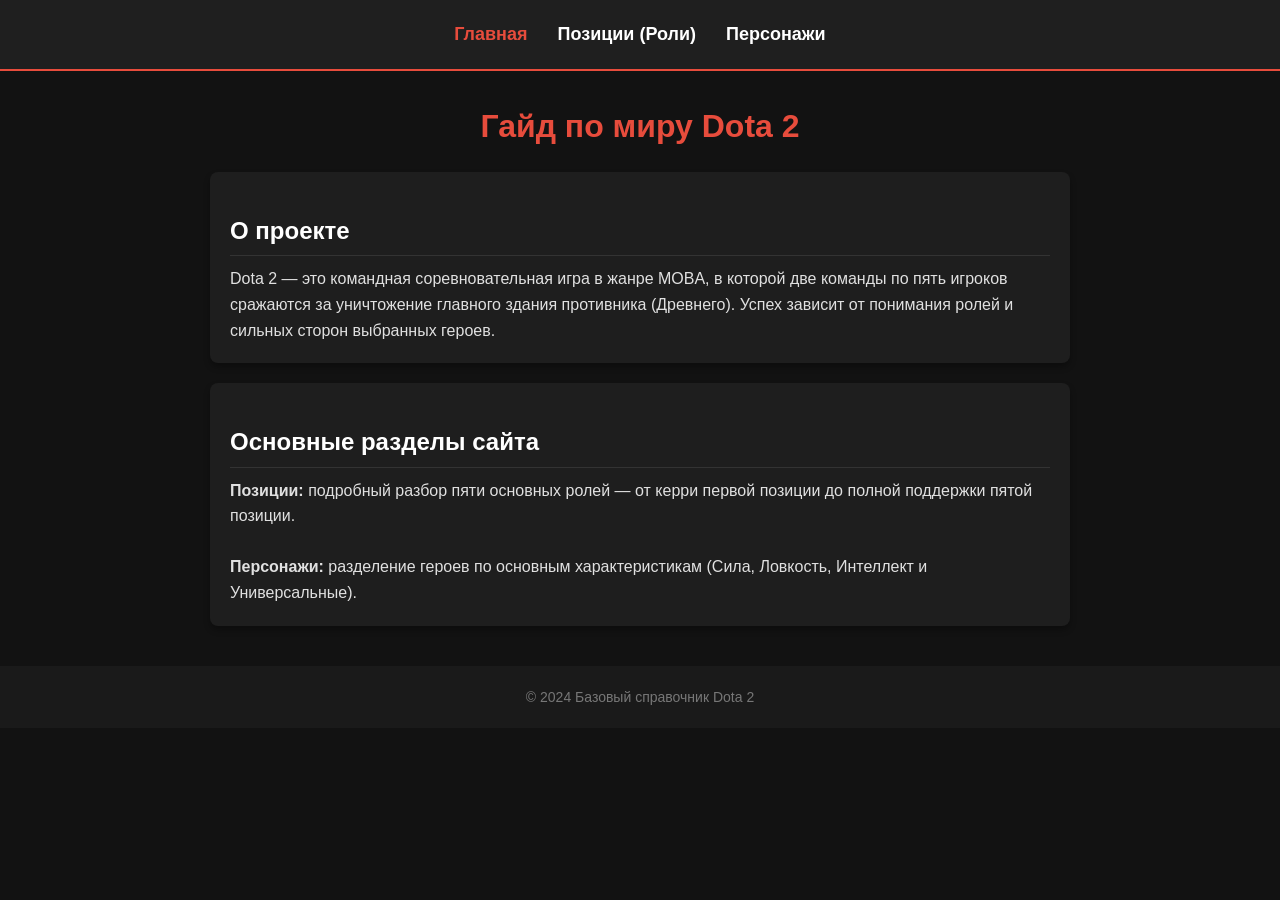
<file: index.html>
<!DOCTYPE html>
<html lang="ru">
<head>
    <meta charset="UTF-8">
    <meta name="viewport" content="width=device-width, initial-scale=1.0">
    <title>Dota 2 — Главная</title>
    <link rel="stylesheet" href="style.css">
</head>
<body>

    <header>
        <nav>
            <a href="index.html" class="active">Главная</a>
            <a href="roles.html">Позиции (Роли)</a>
            <a href="heroes.html">Персонажи</a>
        </nav>
    </header>

    <div class="container">
        <h1>Гайд по миру Dota 2</h1>
        
        <div class="card">
            <h2>О проекте</h2>
            <p>Dota 2 — это командная соревновательная игра в жанре MOBA, в которой две команды по пять игроков сражаются за уничтожение главного здания противника (Древнего). Успех зависит от понимания ролей и сильных сторон выбранных героев.</p>
        </div>

        <div class="card">
            <h2>Основные разделы сайта</h2>
            <p><strong>Позиции:</strong> подробный разбор пяти основных ролей — от керри первой позиции до полной поддержки пятой позиции.</p>
            <br>
            <p><strong>Персонажи:</strong> разделение героев по основным характеристикам (Сила, Ловкость, Интеллект и Универсальные).</p>
        </div>
    </div>

    <footer>
        <p>&copy; 2024 Базовый справочник Dota 2</p>
    </footer>

</body>
</html>
</file>
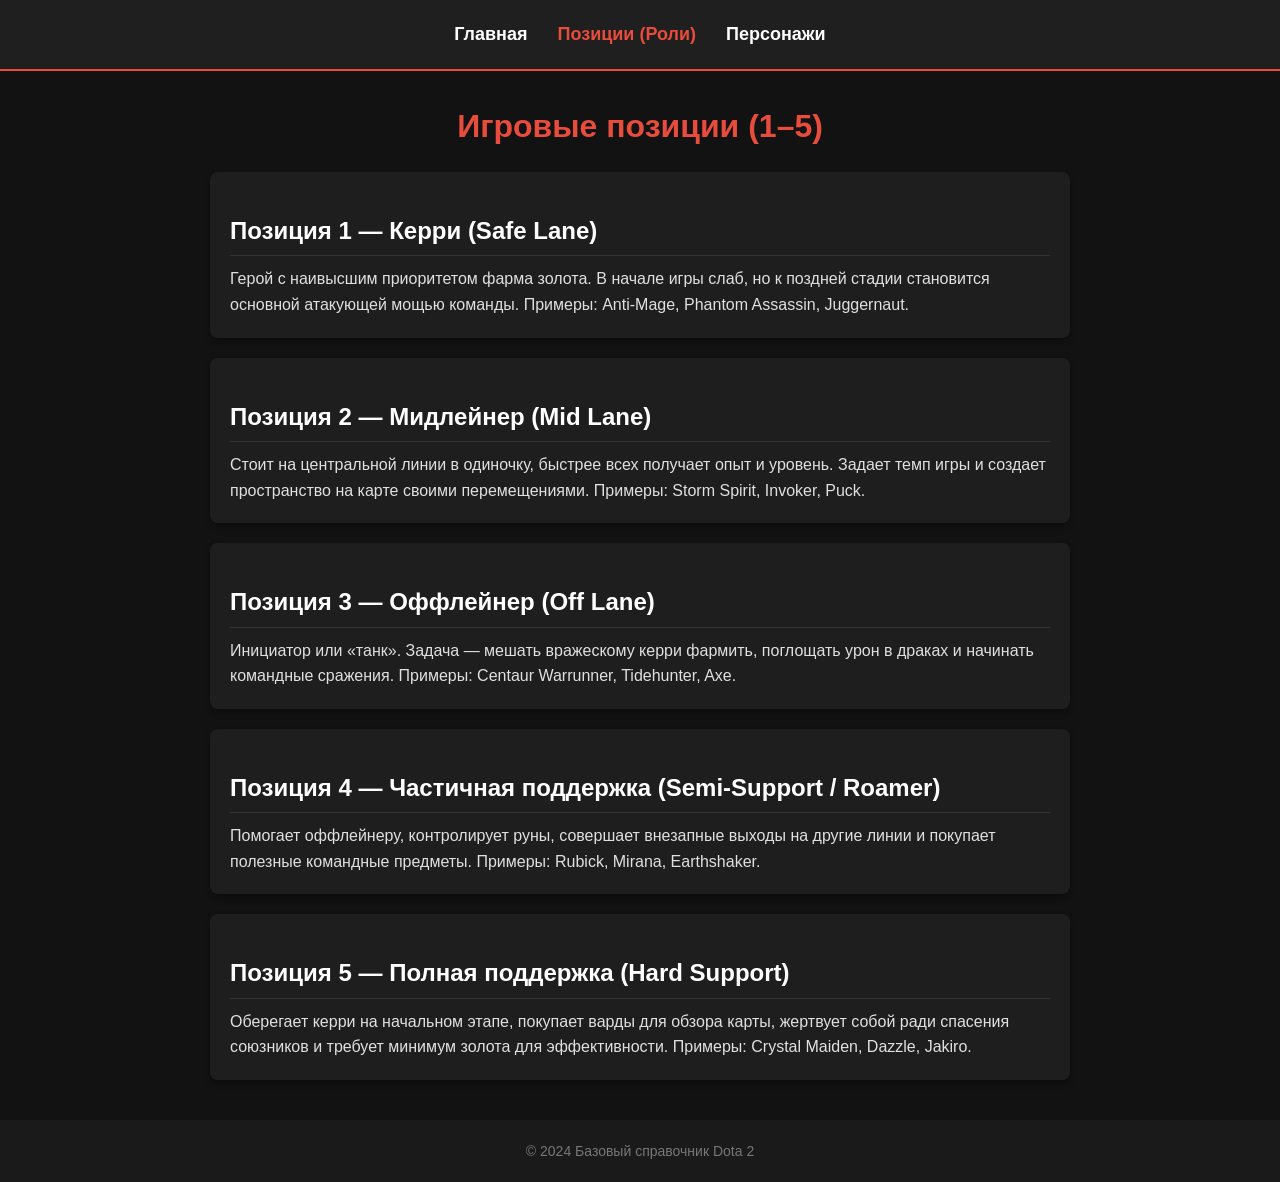
<file: roles.html>
<!DOCTYPE html>
<html lang="ru">
<head>
    <meta charset="UTF-8">
    <meta name="viewport" content="width=device-width, initial-scale=1.0">
    <title>Dota 2 — Позиции</title>
    <link rel="stylesheet" href="style.css">
</head>
<body>

    <header>
        <nav>
            <a href="index.html">Главная</a>
            <a href="roles.html" class="active">Позиции (Роли)</a>
            <a href="heroes.html">Персонажи</a>
        </nav>
    </header>

    <div class="container">
        <h1>Игровые позиции (1–5)</h1>

        <div class="card">
            <h2>Позиция 1 — Керри (Safe Lane)</h2>
            <p>Герой с наивысшим приоритетом фарма золота. В начале игры слаб, но к поздней стадии становится основной атакующей мощью команды. Примеры: Anti-Mage, Phantom Assassin, Juggernaut.</p>
        </div>

        <div class="card">
            <h2>Позиция 2 — Мидлейнер (Mid Lane)</h2>
            <p>Стоит на центральной линии в одиночку, быстрее всех получает опыт и уровень. Задает темп игры и создает пространство на карте своими перемещениями. Примеры: Storm Spirit, Invoker, Puck.</p>
        </div>

        <div class="card">
            <h2>Позиция 3 — Оффлейнер (Off Lane)</h2>
            <p>Инициатор или «танк». Задача — мешать вражескому керри фармить, поглощать урон в драках и начинать командные сражения. Примеры: Centaur Warrunner, Tidehunter, Axe.</p>
        </div>

        <div class="card">
            <h2>Позиция 4 — Частичная поддержка (Semi-Support / Roamer)</h2>
            <p>Помогает оффлейнеру, контролирует руны, совершает внезапные выходы на другие линии и покупает полезные командные предметы. Примеры: Rubick, Mirana, Earthshaker.</p>
        </div>

        <div class="card">
            <h2>Позиция 5 — Полная поддержка (Hard Support)</h2>
            <p>Оберегает керри на начальном этапе, покупает варды для обзора карты, жертвует собой ради спасения союзников и требует минимум золота для эффективности. Примеры: Crystal Maiden, Dazzle, Jakiro.</p>
        </div>
    </div>

    <footer>
        <p>&copy; 2024 Базовый справочник Dota 2</p>
    </footer>

</body>
</html>
</file>
<file: style.css>
* {
    box-sizing: border-box;
    margin: 0;
    padding: 0;
}

body {
    font-family: Arial, sans-serif;
    background-color: #121212;
    color: #e0e0e0;
    line-height: 1.6;
}

header {
    background-color: #1f1f1f;
    padding: 20px 0;
    border-bottom: 2px solid #e74c3c;
}

nav {
    display: flex;
    justify-content: center;
    gap: 30px;
}

nav a {
    color: #ffffff;
    text-decoration: none;
    font-weight: bold;
    font-size: 18px;
    transition: color 0.3s;
}

nav a:hover, nav a.active {
    color: #e74c3c;
}

.container {
    max-width: 900px;
    margin: 30px auto;
    padding: 0 20px;
}

h1 {
    margin-bottom: 20px;
    color: #e74c3c;
    text-align: center;
}

h2 {
    margin: 20px 0 10px;
    color: #ffffff;
    border-bottom: 1px solid #333;
    padding-bottom: 5px;
}

.card {
    background-color: #1e1e1e;
    border-radius: 8px;
    padding: 20px;
    margin-bottom: 20px;
    box-shadow: 0 4px 6px rgba(0, 0, 0, 0.3);
}

footer {
    text-align: center;
    padding: 20px 0;
    margin-top: 40px;
    background-color: #1a1a1a;
    font-size: 14px;
    color: #777;
}
/* Стили для карточек героев с картинками */
.hero-item {
    display: flex;
    gap: 20px;
    align-items: flex-start;
    background-color: #262626;
    border-radius: 6px;
    padding: 15px;
    margin-top: 15px;
    border-left: 4px solid #e74c3c;
}

.hero-avatar {
    width: 140px;
    height: 80px;
    object-fit: cover;
    border-radius: 4px;
    box-shadow: 0 2px 5px rgba(0,0,0,0.5);
    flex-shrink: 0;
}

.hero-info h3 {
    color: #f39c12;
    margin-bottom: 5px;
}

.hero-info p {
    font-size: 14px;
    margin-bottom: 6px;
}

.hero-tag {
    display: inline-block;
    background: #333;
    color: #aaa;
    font-size: 12px;
    padding: 2px 8px;
    border-radius: 4px;
    margin-bottom: 8px;
}

/* Адаптивность для мобильных экранов */
@media (max-width: 600px) {
    .hero-item {
        flex-direction: column;
        align-items: center;
        text-align: center;
    }
    .hero-avatar {
        width: 100%;
        max-width: 200px;
        height: auto;
    }
}
</file>
